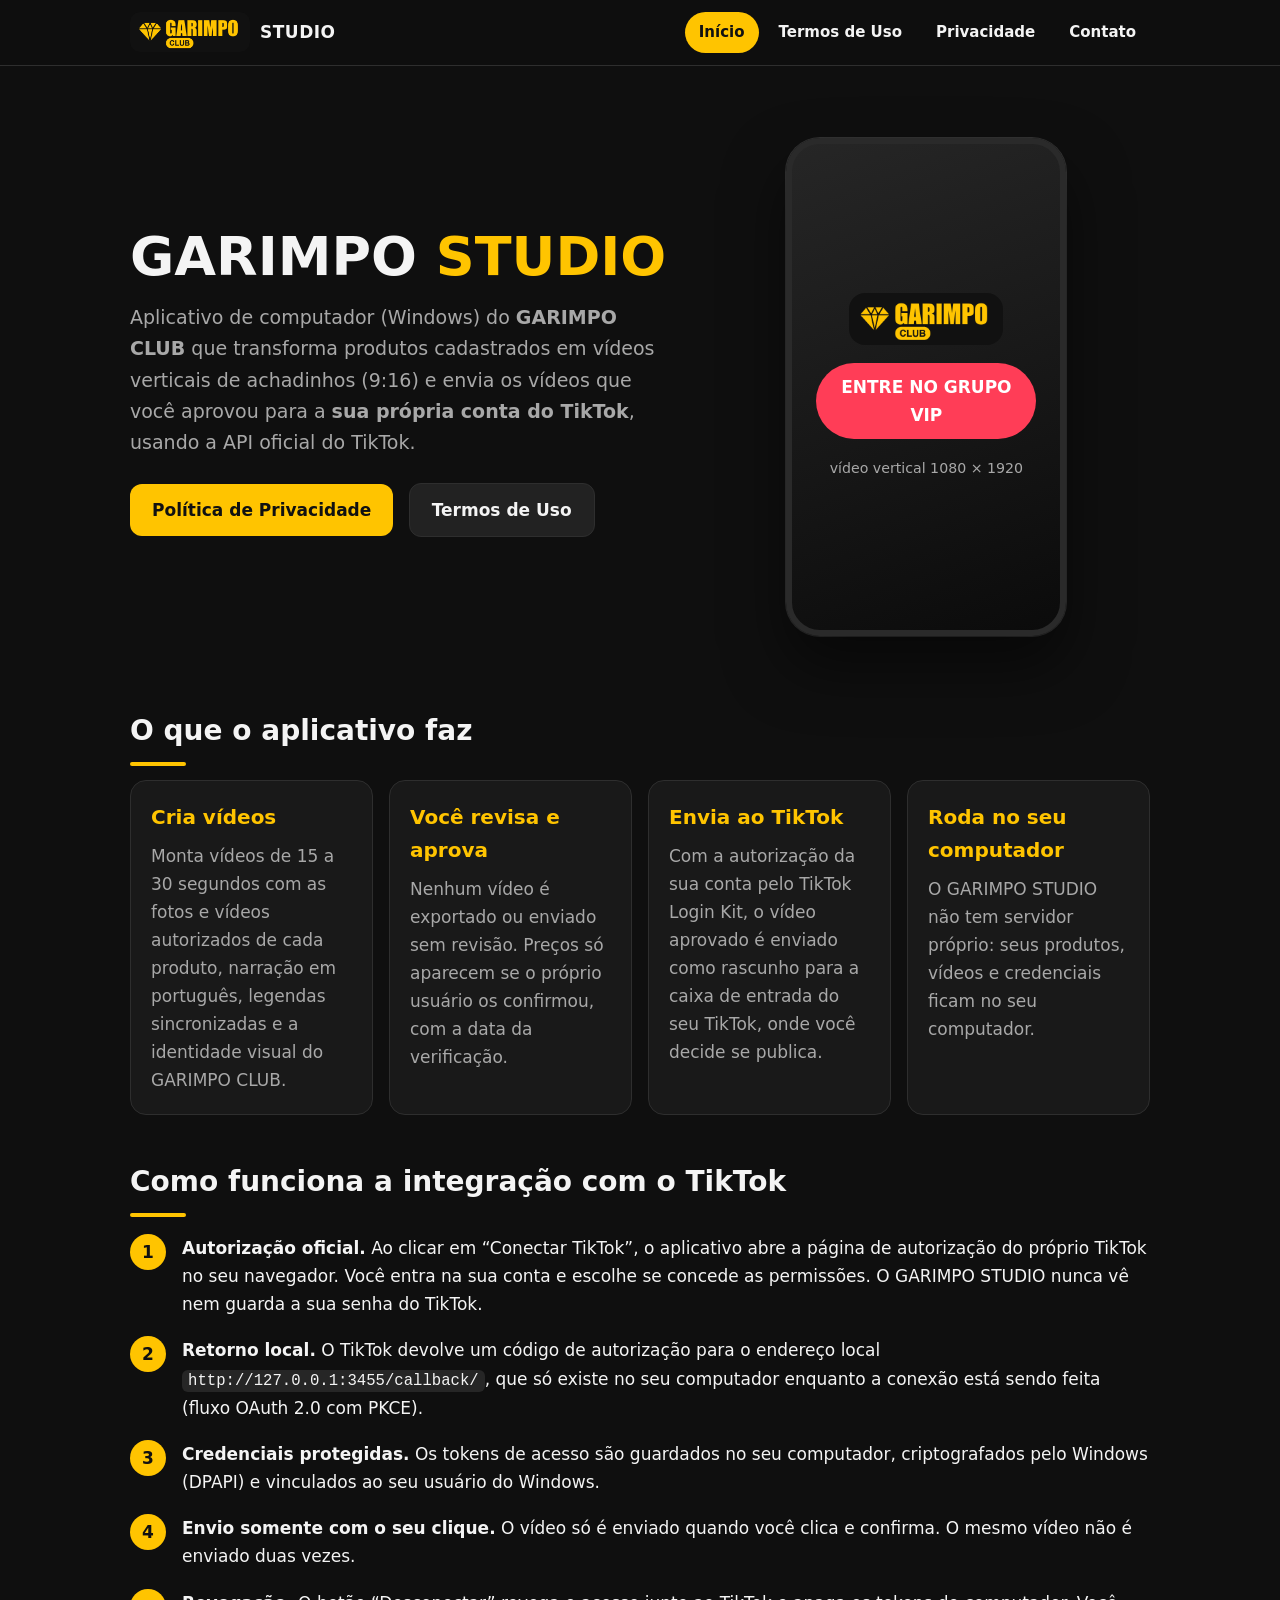
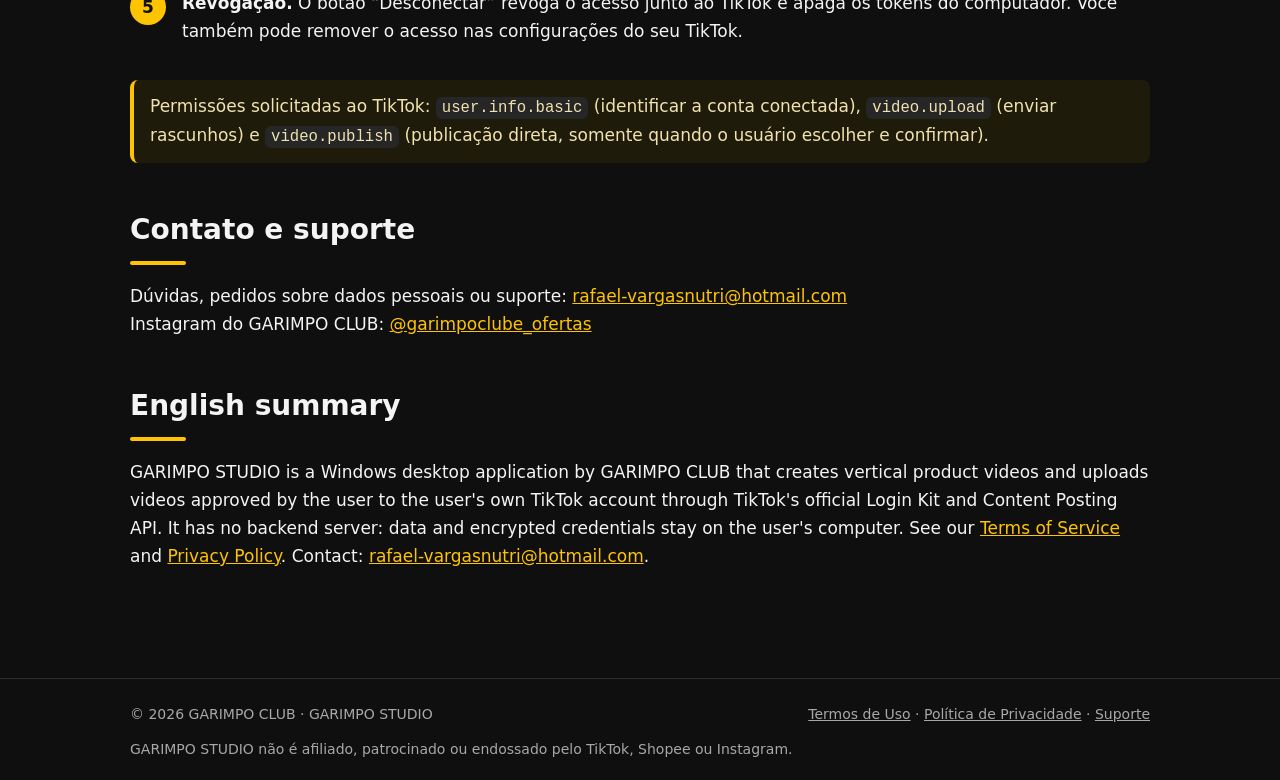
<file: index.html>
<!doctype html>
<html lang="pt-BR">
<head>
  <meta charset="utf-8">
  <meta name="viewport" content="width=device-width, initial-scale=1">
  <title>GARIMPO STUDIO — vídeos de achadinhos do GARIMPO CLUB</title>
  <meta name="description" content="GARIMPO STUDIO é o aplicativo de computador do GARIMPO CLUB que cria vídeos verticais de achadinhos e envia os vídeos aprovados para a conta TikTok do próprio usuário pela API oficial.">
  <link rel="icon" href="assets/icone.png">
  <link rel="stylesheet" href="style.css">
</head>
<body>
<header>
  <nav class="nav">
    <a class="brand" href="index.html"><img src="assets/logo.png" alt="GARIMPO CLUB"><span>STUDIO</span></a>
    <ul>
      <li><a href="index.html" aria-current="page">Início</a></li>
      <li><a href="termos.html">Termos de Uso</a></li>
      <li><a href="privacidade.html">Privacidade</a></li>
      <li><a href="#contato">Contato</a></li>
    </ul>
  </nav>
</header>
<main>
  <div class="hero">
    <div>
      <h1>GARIMPO <em>STUDIO</em></h1>
      <p class="lead">Aplicativo de computador (Windows) do <strong>GARIMPO CLUB</strong> que transforma produtos cadastrados
        em vídeos verticais de achadinhos (9:16) e envia os vídeos que você aprovou para a <strong>sua própria conta do TikTok</strong>,
        usando a API oficial do TikTok.</p>
      <a class="btn" href="privacidade.html">Política de Privacidade</a>
      <a class="btn ghost" href="termos.html">Termos de Uso</a>
    </div>
    <div class="phone" aria-hidden="true">
      <img src="assets/logo.png" alt="">
      <div class="pill">ENTRE NO GRUPO VIP</div>
      <small>vídeo vertical 1080 × 1920</small>
    </div>
  </div>

  <section>
    <h2>O que o aplicativo faz</h2>
    <div class="grid">
      <div class="card"><h3>Cria vídeos</h3><p>Monta vídeos de 15 a 30 segundos com as fotos e vídeos autorizados de cada produto, narração em português, legendas sincronizadas e a identidade visual do GARIMPO CLUB.</p></div>
      <div class="card"><h3>Você revisa e aprova</h3><p>Nenhum vídeo é exportado ou enviado sem revisão. Preços só aparecem se o próprio usuário os confirmou, com a data da verificação.</p></div>
      <div class="card"><h3>Envia ao TikTok</h3><p>Com a autorização da sua conta pelo TikTok Login Kit, o vídeo aprovado é enviado como rascunho para a caixa de entrada do seu TikTok, onde você decide se publica.</p></div>
      <div class="card"><h3>Roda no seu computador</h3><p>O GARIMPO STUDIO não tem servidor próprio: seus produtos, vídeos e credenciais ficam no seu computador.</p></div>
    </div>
  </section>

  <section>
    <h2>Como funciona a integração com o TikTok</h2>
    <ol class="steps">
      <li><strong>Autorização oficial.</strong> Ao clicar em “Conectar TikTok”, o aplicativo abre a página de autorização do próprio TikTok no seu navegador. Você entra na sua conta e escolhe se concede as permissões. O GARIMPO STUDIO nunca vê nem guarda a sua senha do TikTok.</li>
      <li><strong>Retorno local.</strong> O TikTok devolve um código de autorização para o endereço local <code>http://127.0.0.1:3455/callback/</code>, que só existe no seu computador enquanto a conexão está sendo feita (fluxo OAuth 2.0 com PKCE).</li>
      <li><strong>Credenciais protegidas.</strong> Os tokens de acesso são guardados no seu computador, criptografados pelo Windows (DPAPI) e vinculados ao seu usuário do Windows.</li>
      <li><strong>Envio somente com o seu clique.</strong> O vídeo só é enviado quando você clica e confirma. O mesmo vídeo não é enviado duas vezes.</li>
      <li><strong>Revogação.</strong> O botão “Desconectar” revoga o acesso junto ao TikTok e apaga os tokens do computador. Você também pode remover o acesso nas configurações do seu TikTok.</li>
    </ol>
    <p class="note">Permissões solicitadas ao TikTok: <code>user.info.basic</code> (identificar a conta conectada), <code>video.upload</code> (enviar rascunhos) e <code>video.publish</code> (publicação direta, somente quando o usuário escolher e confirmar).</p>
  </section>

  <section id="contato">
    <h2>Contato e suporte</h2>
    <p>Dúvidas, pedidos sobre dados pessoais ou suporte: <a href="mailto:rafael-vargasnutri@hotmail.com">rafael-vargasnutri@hotmail.com</a><br>
      Instagram do GARIMPO CLUB: <a href="https://www.instagram.com/garimpoclube_ofertas/" rel="noopener">@garimpoclube_ofertas</a></p>
  </section>

  <section lang="en">
    <h2>English summary</h2>
    <p>GARIMPO STUDIO is a Windows desktop application by GARIMPO CLUB that creates vertical product videos and uploads
      videos approved by the user to the user's own TikTok account through TikTok's official Login Kit and Content Posting API.
      It has no backend server: data and encrypted credentials stay on the user's computer. See our
      <a href="termos.html#en">Terms of Service</a> and <a href="privacidade.html#en">Privacy Policy</a>.
      Contact: <a href="mailto:rafael-vargasnutri@hotmail.com">rafael-vargasnutri@hotmail.com</a>.</p>
  </section>
</main>
<footer>
  <div class="inner">
    <span>© 2026 GARIMPO CLUB · GARIMPO STUDIO</span>
    <span><a href="termos.html">Termos de Uso</a> · <a href="privacidade.html">Política de Privacidade</a> · <a href="mailto:rafael-vargasnutri@hotmail.com">Suporte</a></span>
    <span>GARIMPO STUDIO não é afiliado, patrocinado ou endossado pelo TikTok, Shopee ou Instagram.</span>
  </div>
</footer>
</body>
</html>
</file>
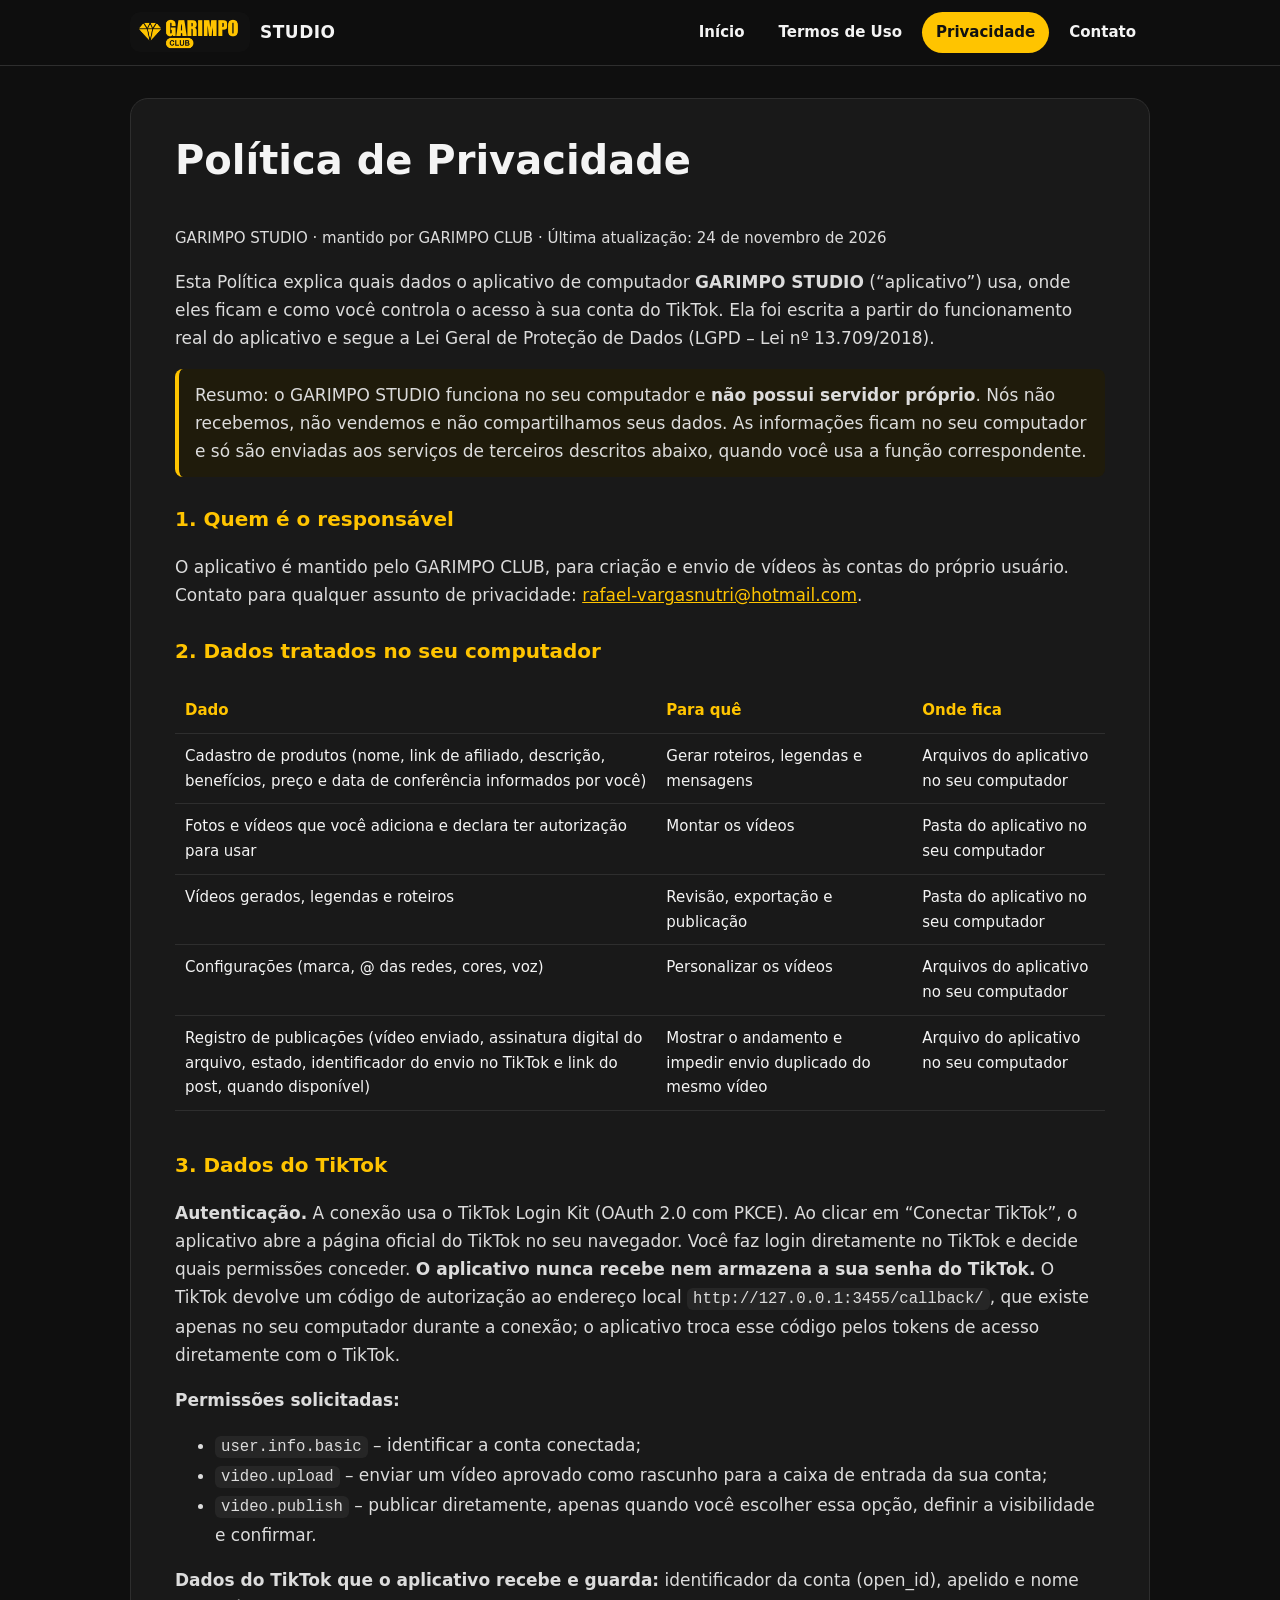
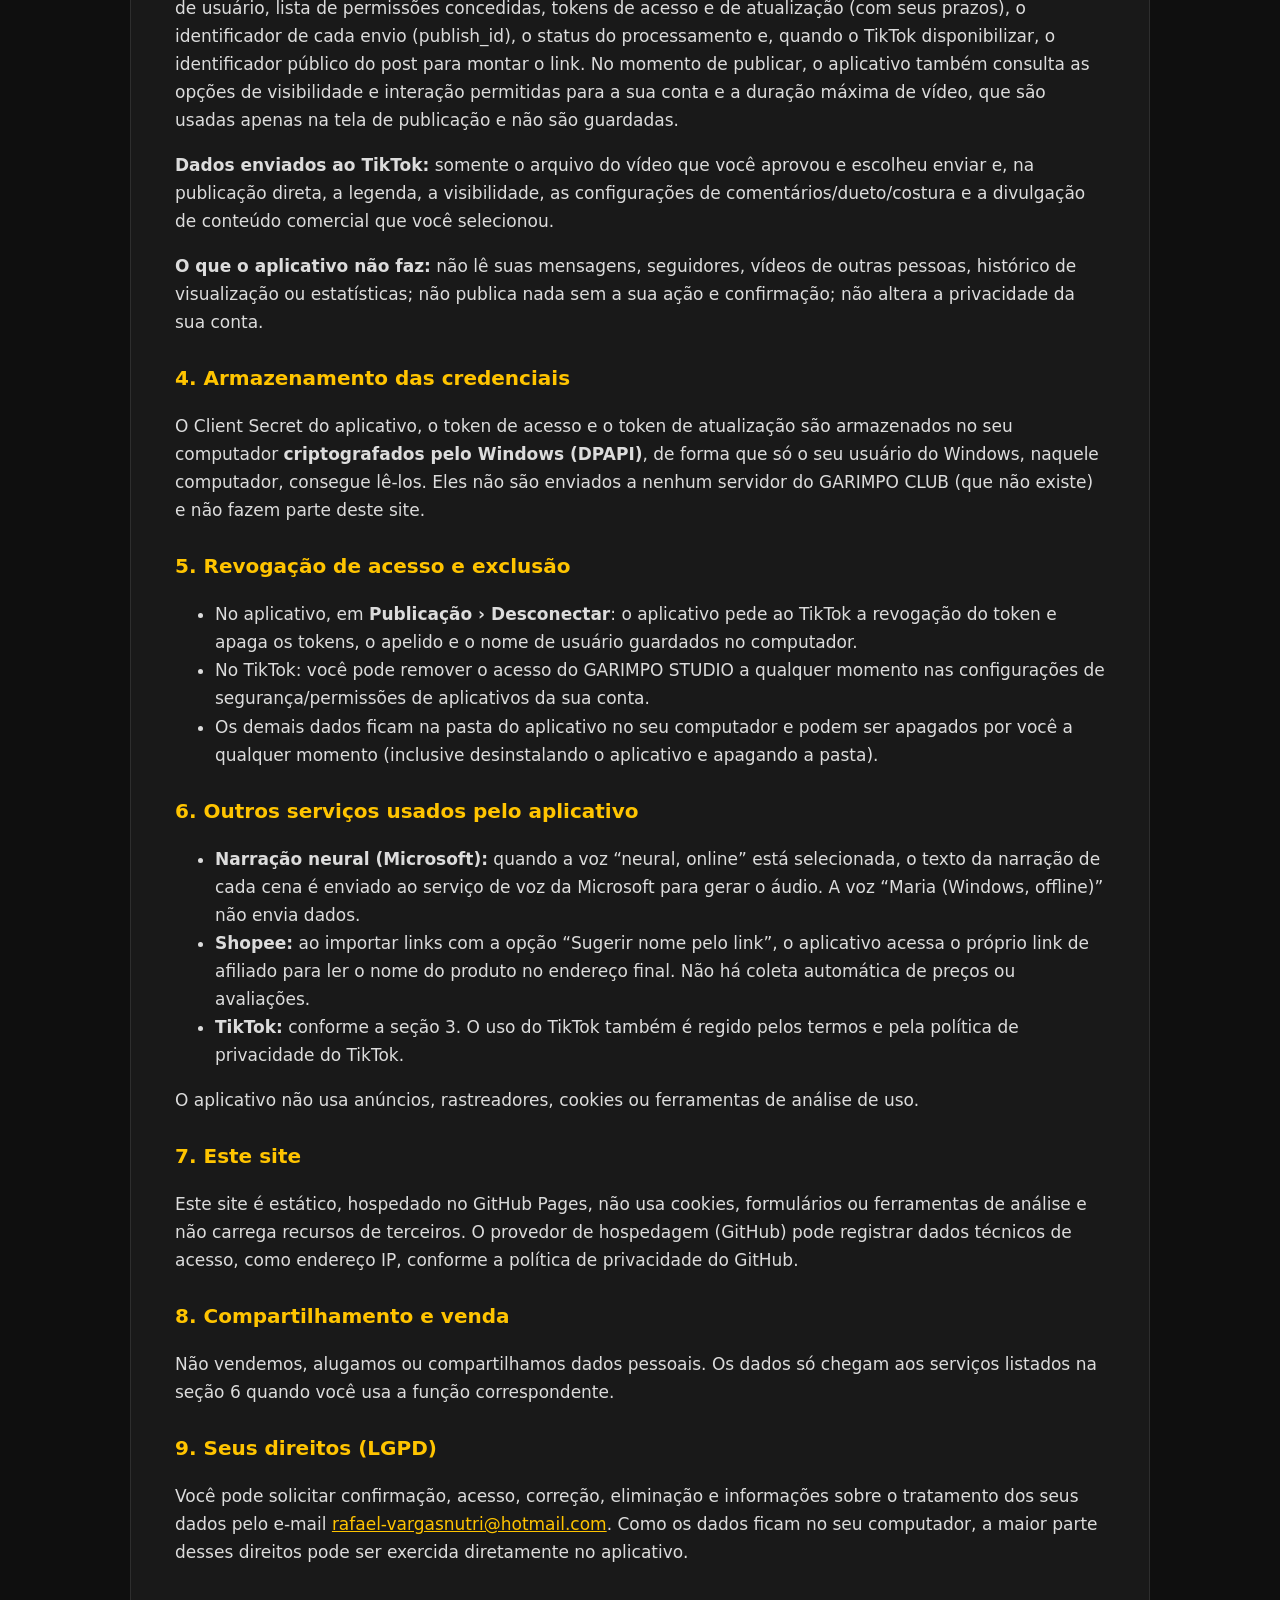
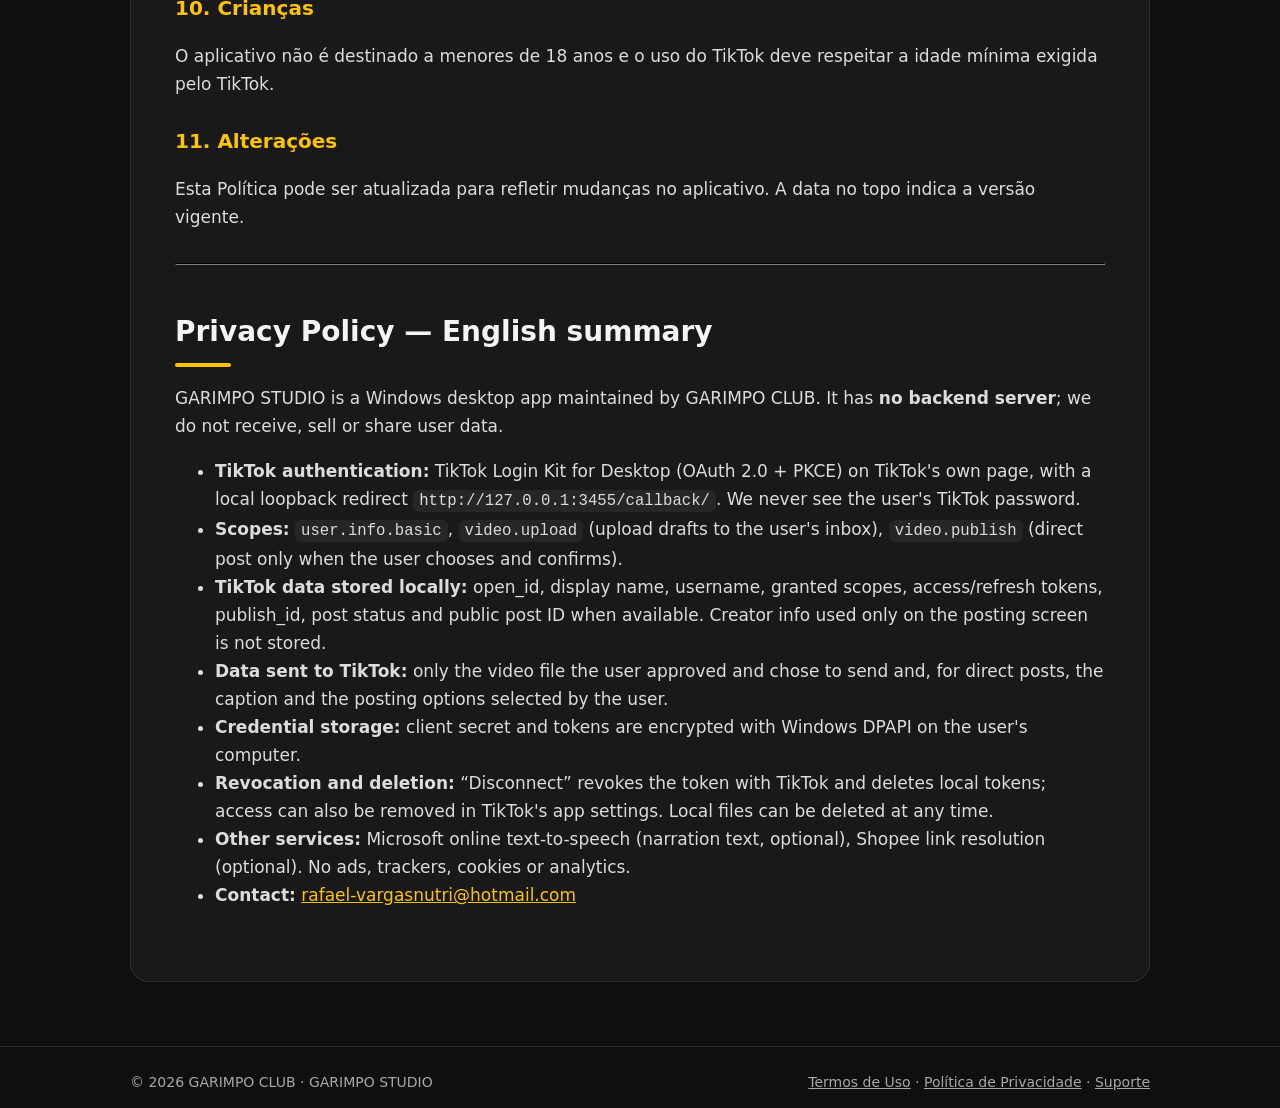
<file: privacidade.html>
<!doctype html>
<html lang="pt-BR">
<head>
  <meta charset="utf-8">
  <meta name="viewport" content="width=device-width, initial-scale=1">
  <title>Política de Privacidade — GARIMPO STUDIO</title>
  <meta name="description" content="Como o GARIMPO STUDIO trata dados, incluindo dados do TikTok, autenticação, armazenamento de credenciais e revogação de acesso.">
  <link rel="icon" href="assets/icone.png">
  <link rel="stylesheet" href="style.css">
</head>
<body>
<header>
  <nav class="nav">
    <a class="brand" href="index.html"><img src="assets/logo.png" alt="GARIMPO CLUB"><span>STUDIO</span></a>
    <ul>
      <li><a href="index.html">Início</a></li>
      <li><a href="termos.html">Termos de Uso</a></li>
      <li><a href="privacidade.html" aria-current="page">Privacidade</a></li>
      <li><a href="index.html#contato">Contato</a></li>
    </ul>
  </nav>
</header>
<main>
<article class="doc">
  <h1>Política de Privacidade</h1>
  <p class="meta">GARIMPO STUDIO · mantido por GARIMPO CLUB · Última atualização: 24 de novembro de 2026</p>

  <p>Esta Política explica quais dados o aplicativo de computador <strong>GARIMPO STUDIO</strong> (“aplicativo”) usa,
    onde eles ficam e como você controla o acesso à sua conta do TikTok. Ela foi escrita a partir do funcionamento real
    do aplicativo e segue a Lei Geral de Proteção de Dados (LGPD – Lei nº 13.709/2018).</p>

  <p class="note">Resumo: o GARIMPO STUDIO funciona no seu computador e <strong>não possui servidor próprio</strong>.
    Nós não recebemos, não vendemos e não compartilhamos seus dados. As informações ficam no seu computador e só
    são enviadas aos serviços de terceiros descritos abaixo, quando você usa a função correspondente.</p>

  <h3>1. Quem é o responsável</h3>
  <p>O aplicativo é mantido pelo GARIMPO CLUB, para criação e envio de vídeos às contas do próprio usuário.
    Contato para qualquer assunto de privacidade: <a href="mailto:rafael-vargasnutri@hotmail.com">rafael-vargasnutri@hotmail.com</a>.</p>

  <h3>2. Dados tratados no seu computador</h3>
  <div class="table-wrap"><table>
    <tr><th>Dado</th><th>Para quê</th><th>Onde fica</th></tr>
    <tr><td>Cadastro de produtos (nome, link de afiliado, descrição, benefícios, preço e data de conferência informados por você)</td><td>Gerar roteiros, legendas e mensagens</td><td>Arquivos do aplicativo no seu computador</td></tr>
    <tr><td>Fotos e vídeos que você adiciona e declara ter autorização para usar</td><td>Montar os vídeos</td><td>Pasta do aplicativo no seu computador</td></tr>
    <tr><td>Vídeos gerados, legendas e roteiros</td><td>Revisão, exportação e publicação</td><td>Pasta do aplicativo no seu computador</td></tr>
    <tr><td>Configurações (marca, @ das redes, cores, voz)</td><td>Personalizar os vídeos</td><td>Arquivos do aplicativo no seu computador</td></tr>
    <tr><td>Registro de publicações (vídeo enviado, assinatura digital do arquivo, estado, identificador do envio no TikTok e link do post, quando disponível)</td><td>Mostrar o andamento e impedir envio duplicado do mesmo vídeo</td><td>Arquivo do aplicativo no seu computador</td></tr>
  </table></div>

  <h3>3. Dados do TikTok</h3>
  <p><strong>Autenticação.</strong> A conexão usa o TikTok Login Kit (OAuth 2.0 com PKCE). Ao clicar em “Conectar TikTok”,
    o aplicativo abre a página oficial do TikTok no seu navegador. Você faz login diretamente no TikTok e decide quais
    permissões conceder. <strong>O aplicativo nunca recebe nem armazena a sua senha do TikTok.</strong> O TikTok devolve
    um código de autorização ao endereço local <code>http://127.0.0.1:3455/callback/</code>, que existe apenas no seu
    computador durante a conexão; o aplicativo troca esse código pelos tokens de acesso diretamente com o TikTok.</p>
  <p><strong>Permissões solicitadas:</strong></p>
  <ul>
    <li><code>user.info.basic</code> – identificar a conta conectada;</li>
    <li><code>video.upload</code> – enviar um vídeo aprovado como rascunho para a caixa de entrada da sua conta;</li>
    <li><code>video.publish</code> – publicar diretamente, apenas quando você escolher essa opção, definir a visibilidade e confirmar.</li>
  </ul>
  <p><strong>Dados do TikTok que o aplicativo recebe e guarda:</strong> identificador da conta (open_id), apelido e nome de
    usuário, lista de permissões concedidas, tokens de acesso e de atualização (com seus prazos), o identificador de cada
    envio (publish_id), o status do processamento e, quando o TikTok disponibilizar, o identificador público do post para
    montar o link. No momento de publicar, o aplicativo também consulta as opções de visibilidade e interação permitidas
    para a sua conta e a duração máxima de vídeo, que são usadas apenas na tela de publicação e não são guardadas.</p>
  <p><strong>Dados enviados ao TikTok:</strong> somente o arquivo do vídeo que você aprovou e escolheu enviar e, na
    publicação direta, a legenda, a visibilidade, as configurações de comentários/dueto/costura e a divulgação de conteúdo
    comercial que você selecionou.</p>
  <p><strong>O que o aplicativo não faz:</strong> não lê suas mensagens, seguidores, vídeos de outras pessoas, histórico
    de visualização ou estatísticas; não publica nada sem a sua ação e confirmação; não altera a privacidade da sua conta.</p>

  <h3>4. Armazenamento das credenciais</h3>
  <p>O Client Secret do aplicativo, o token de acesso e o token de atualização são armazenados no seu computador
    <strong>criptografados pelo Windows (DPAPI)</strong>, de forma que só o seu usuário do Windows, naquele computador,
    consegue lê-los. Eles não são enviados a nenhum servidor do GARIMPO CLUB (que não existe) e não fazem parte deste site.</p>

  <h3>5. Revogação de acesso e exclusão</h3>
  <ul>
    <li>No aplicativo, em <strong>Publicação › Desconectar</strong>: o aplicativo pede ao TikTok a revogação do token e apaga
      os tokens, o apelido e o nome de usuário guardados no computador.</li>
    <li>No TikTok: você pode remover o acesso do GARIMPO STUDIO a qualquer momento nas configurações de segurança/permissões
      de aplicativos da sua conta.</li>
    <li>Os demais dados ficam na pasta do aplicativo no seu computador e podem ser apagados por você a qualquer momento
      (inclusive desinstalando o aplicativo e apagando a pasta).</li>
  </ul>

  <h3>6. Outros serviços usados pelo aplicativo</h3>
  <ul>
    <li><strong>Narração neural (Microsoft):</strong> quando a voz “neural, online” está selecionada, o texto da narração
      de cada cena é enviado ao serviço de voz da Microsoft para gerar o áudio. A voz “Maria (Windows, offline)” não envia dados.</li>
    <li><strong>Shopee:</strong> ao importar links com a opção “Sugerir nome pelo link”, o aplicativo acessa o próprio link
      de afiliado para ler o nome do produto no endereço final. Não há coleta automática de preços ou avaliações.</li>
    <li><strong>TikTok:</strong> conforme a seção 3. O uso do TikTok também é regido pelos termos e pela política de privacidade do TikTok.</li>
  </ul>
  <p>O aplicativo não usa anúncios, rastreadores, cookies ou ferramentas de análise de uso.</p>

  <h3>7. Este site</h3>
  <p>Este site é estático, hospedado no GitHub Pages, não usa cookies, formulários ou ferramentas de análise e não carrega
    recursos de terceiros. O provedor de hospedagem (GitHub) pode registrar dados técnicos de acesso, como endereço IP,
    conforme a política de privacidade do GitHub.</p>

  <h3>8. Compartilhamento e venda</h3>
  <p>Não vendemos, alugamos ou compartilhamos dados pessoais. Os dados só chegam aos serviços listados na seção 6 quando
    você usa a função correspondente.</p>

  <h3>9. Seus direitos (LGPD)</h3>
  <p>Você pode solicitar confirmação, acesso, correção, eliminação e informações sobre o tratamento dos seus dados pelo
    e-mail <a href="mailto:rafael-vargasnutri@hotmail.com">rafael-vargasnutri@hotmail.com</a>. Como os dados ficam no seu
    computador, a maior parte desses direitos pode ser exercida diretamente no aplicativo.</p>

  <h3>10. Crianças</h3>
  <p>O aplicativo não é destinado a menores de 18 anos e o uso do TikTok deve respeitar a idade mínima exigida pelo TikTok.</p>

  <h3>11. Alterações</h3>
  <p>Esta Política pode ser atualizada para refletir mudanças no aplicativo. A data no topo indica a versão vigente.</p>

  <hr style="border-color:#2e2e2e;margin:32px 0">
  <section id="en" lang="en">
    <h2>Privacy Policy — English summary</h2>
    <p>GARIMPO STUDIO is a Windows desktop app maintained by GARIMPO CLUB. It has <strong>no backend server</strong>; we do
      not receive, sell or share user data.</p>
    <ul>
      <li><strong>TikTok authentication:</strong> TikTok Login Kit for Desktop (OAuth 2.0 + PKCE) on TikTok's own page, with a
        local loopback redirect <code>http://127.0.0.1:3455/callback/</code>. We never see the user's TikTok password.</li>
      <li><strong>Scopes:</strong> <code>user.info.basic</code>, <code>video.upload</code> (upload drafts to the user's inbox),
        <code>video.publish</code> (direct post only when the user chooses and confirms).</li>
      <li><strong>TikTok data stored locally:</strong> open_id, display name, username, granted scopes, access/refresh tokens,
        publish_id, post status and public post ID when available. Creator info used only on the posting screen is not stored.</li>
      <li><strong>Data sent to TikTok:</strong> only the video file the user approved and chose to send and, for direct posts,
        the caption and the posting options selected by the user.</li>
      <li><strong>Credential storage:</strong> client secret and tokens are encrypted with Windows DPAPI on the user's computer.</li>
      <li><strong>Revocation and deletion:</strong> “Disconnect” revokes the token with TikTok and deletes local tokens; access can
        also be removed in TikTok's app settings. Local files can be deleted at any time.</li>
      <li><strong>Other services:</strong> Microsoft online text-to-speech (narration text, optional), Shopee link resolution
        (optional). No ads, trackers, cookies or analytics.</li>
      <li><strong>Contact:</strong> <a href="mailto:rafael-vargasnutri@hotmail.com">rafael-vargasnutri@hotmail.com</a></li>
    </ul>
  </section>
</article>
</main>
<footer>
  <div class="inner">
    <span>© 2026 GARIMPO CLUB · GARIMPO STUDIO</span>
    <span><a href="termos.html">Termos de Uso</a> · <a href="privacidade.html">Política de Privacidade</a> · <a href="mailto:rafael-vargasnutri@hotmail.com">Suporte</a></span>
  </div>
</footer>
</body>
</html>
</file>
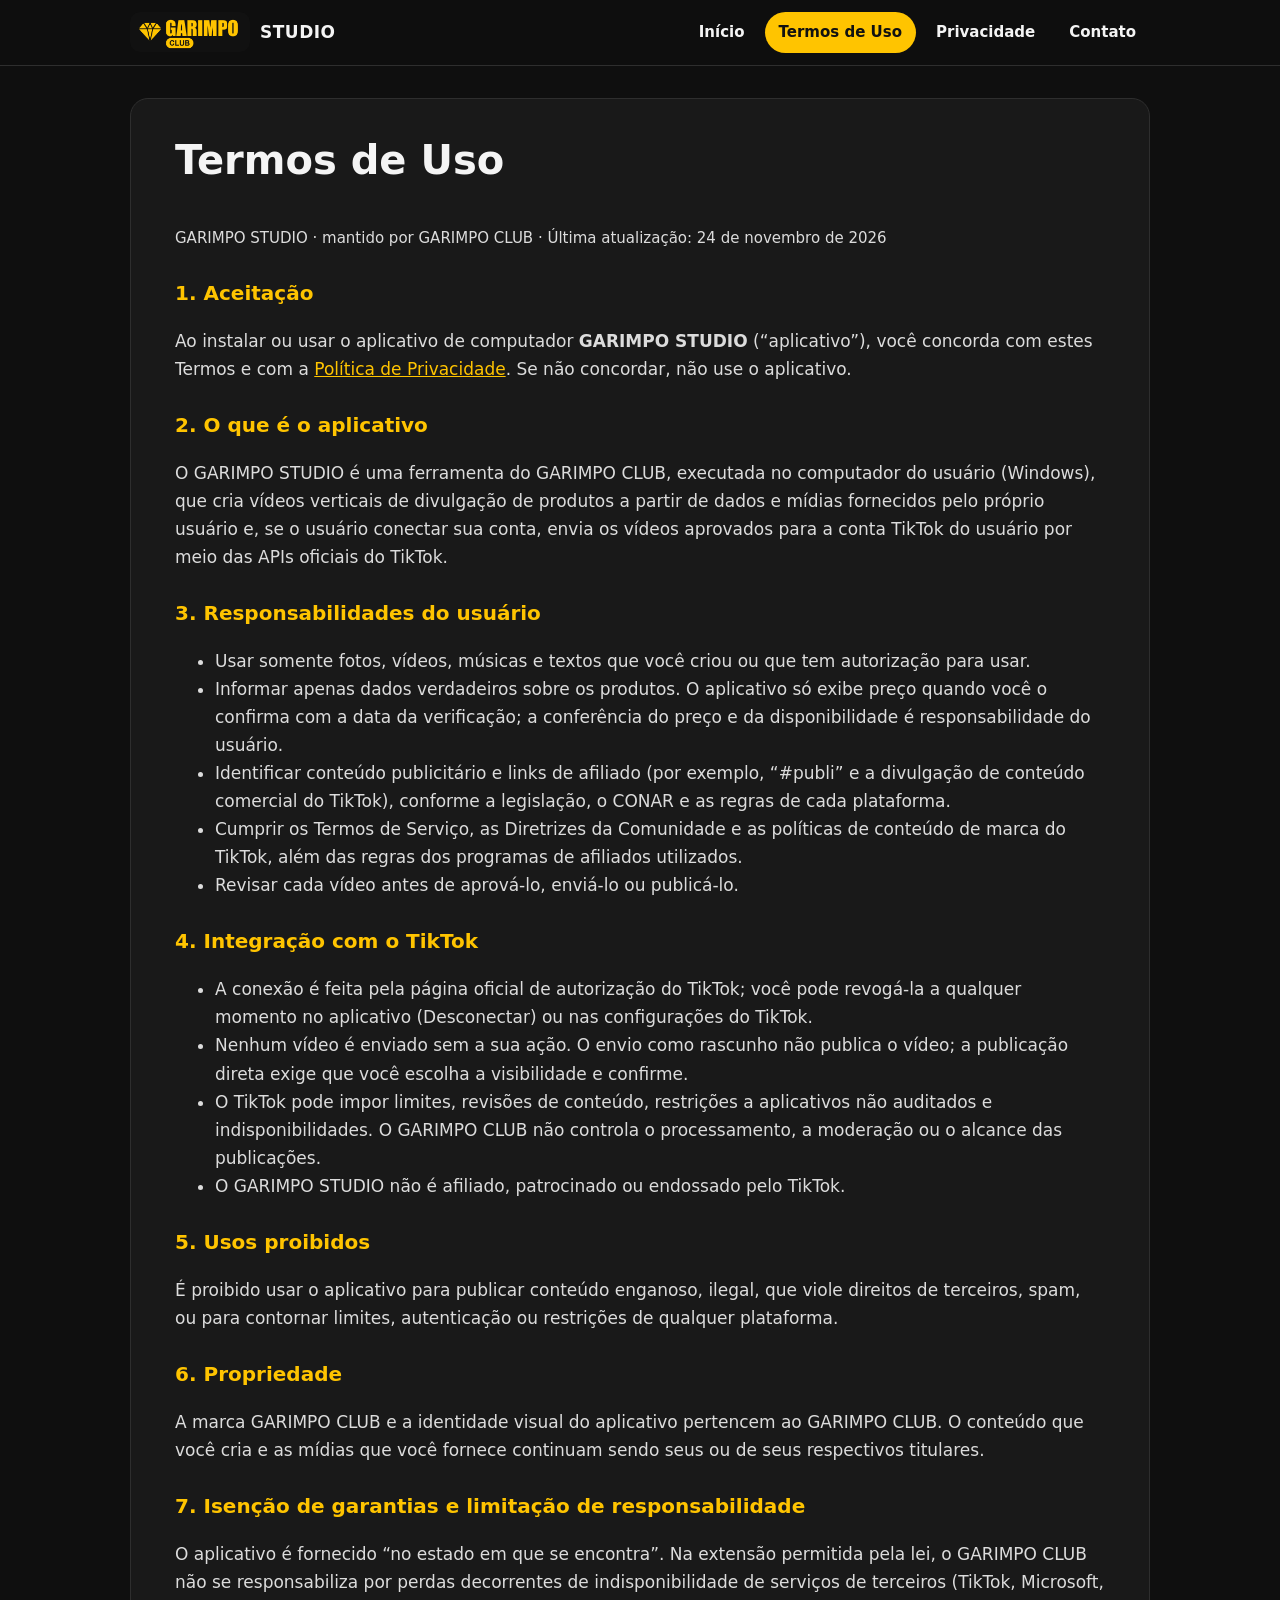
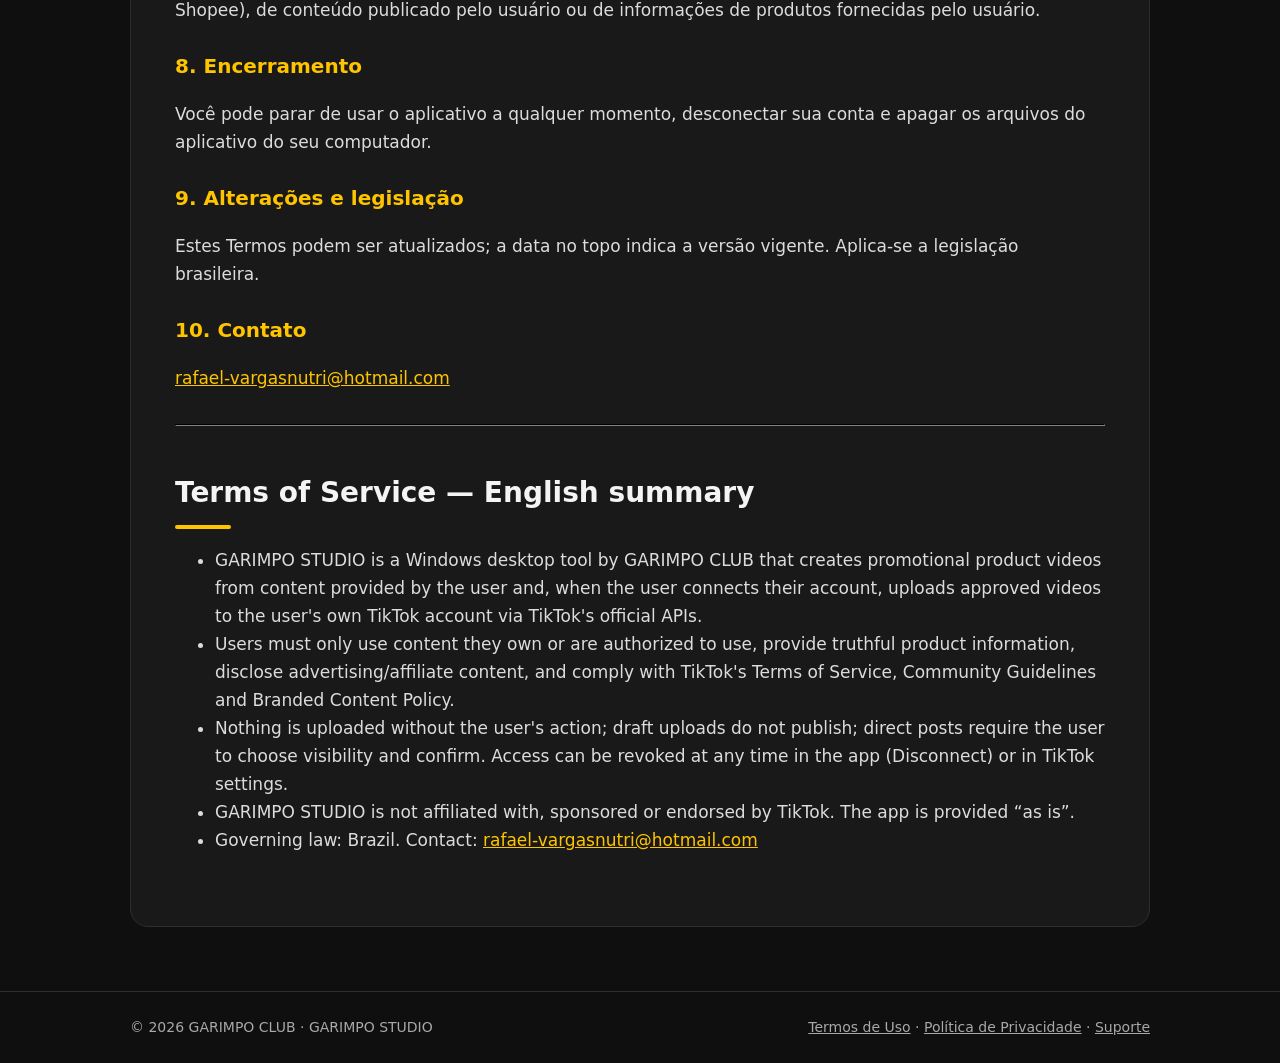
<file: termos.html>
<!doctype html>
<html lang="pt-BR">
<head>
  <meta charset="utf-8">
  <meta name="viewport" content="width=device-width, initial-scale=1">
  <title>Termos de Uso — GARIMPO STUDIO</title>
  <meta name="description" content="Termos de Uso do aplicativo GARIMPO STUDIO, do GARIMPO CLUB.">
  <link rel="icon" href="assets/icone.png">
  <link rel="stylesheet" href="style.css">
</head>
<body>
<header>
  <nav class="nav">
    <a class="brand" href="index.html"><img src="assets/logo.png" alt="GARIMPO CLUB"><span>STUDIO</span></a>
    <ul>
      <li><a href="index.html">Início</a></li>
      <li><a href="termos.html" aria-current="page">Termos de Uso</a></li>
      <li><a href="privacidade.html">Privacidade</a></li>
      <li><a href="index.html#contato">Contato</a></li>
    </ul>
  </nav>
</header>
<main>
<article class="doc">
  <h1>Termos de Uso</h1>
  <p class="meta">GARIMPO STUDIO · mantido por GARIMPO CLUB · Última atualização: 24 de novembro de 2026</p>

  <h3>1. Aceitação</h3>
  <p>Ao instalar ou usar o aplicativo de computador <strong>GARIMPO STUDIO</strong> (“aplicativo”), você concorda com estes
    Termos e com a <a href="privacidade.html">Política de Privacidade</a>. Se não concordar, não use o aplicativo.</p>

  <h3>2. O que é o aplicativo</h3>
  <p>O GARIMPO STUDIO é uma ferramenta do GARIMPO CLUB, executada no computador do usuário (Windows), que cria vídeos
    verticais de divulgação de produtos a partir de dados e mídias fornecidos pelo próprio usuário e, se o usuário conectar
    sua conta, envia os vídeos aprovados para a conta TikTok do usuário por meio das APIs oficiais do TikTok.</p>

  <h3>3. Responsabilidades do usuário</h3>
  <ul>
    <li>Usar somente fotos, vídeos, músicas e textos que você criou ou que tem autorização para usar.</li>
    <li>Informar apenas dados verdadeiros sobre os produtos. O aplicativo só exibe preço quando você o confirma com a data
      da verificação; a conferência do preço e da disponibilidade é responsabilidade do usuário.</li>
    <li>Identificar conteúdo publicitário e links de afiliado (por exemplo, “#publi” e a divulgação de conteúdo comercial do
      TikTok), conforme a legislação, o CONAR e as regras de cada plataforma.</li>
    <li>Cumprir os Termos de Serviço, as Diretrizes da Comunidade e as políticas de conteúdo de marca do TikTok, além das
      regras dos programas de afiliados utilizados.</li>
    <li>Revisar cada vídeo antes de aprová-lo, enviá-lo ou publicá-lo.</li>
  </ul>

  <h3>4. Integração com o TikTok</h3>
  <ul>
    <li>A conexão é feita pela página oficial de autorização do TikTok; você pode revogá-la a qualquer momento no aplicativo
      (Desconectar) ou nas configurações do TikTok.</li>
    <li>Nenhum vídeo é enviado sem a sua ação. O envio como rascunho não publica o vídeo; a publicação direta exige que você
      escolha a visibilidade e confirme.</li>
    <li>O TikTok pode impor limites, revisões de conteúdo, restrições a aplicativos não auditados e indisponibilidades.
      O GARIMPO CLUB não controla o processamento, a moderação ou o alcance das publicações.</li>
    <li>O GARIMPO STUDIO não é afiliado, patrocinado ou endossado pelo TikTok.</li>
  </ul>

  <h3>5. Usos proibidos</h3>
  <p>É proibido usar o aplicativo para publicar conteúdo enganoso, ilegal, que viole direitos de terceiros, spam, ou para
    contornar limites, autenticação ou restrições de qualquer plataforma.</p>

  <h3>6. Propriedade</h3>
  <p>A marca GARIMPO CLUB e a identidade visual do aplicativo pertencem ao GARIMPO CLUB. O conteúdo que você cria e as
    mídias que você fornece continuam sendo seus ou de seus respectivos titulares.</p>

  <h3>7. Isenção de garantias e limitação de responsabilidade</h3>
  <p>O aplicativo é fornecido “no estado em que se encontra”. Na extensão permitida pela lei, o GARIMPO CLUB não se
    responsabiliza por perdas decorrentes de indisponibilidade de serviços de terceiros (TikTok, Microsoft, Shopee), de
    conteúdo publicado pelo usuário ou de informações de produtos fornecidas pelo usuário.</p>

  <h3>8. Encerramento</h3>
  <p>Você pode parar de usar o aplicativo a qualquer momento, desconectar sua conta e apagar os arquivos do aplicativo
    do seu computador.</p>

  <h3>9. Alterações e legislação</h3>
  <p>Estes Termos podem ser atualizados; a data no topo indica a versão vigente. Aplica-se a legislação brasileira.</p>

  <h3>10. Contato</h3>
  <p><a href="mailto:rafael-vargasnutri@hotmail.com">rafael-vargasnutri@hotmail.com</a></p>

  <hr style="border-color:#2e2e2e;margin:32px 0">
  <section id="en" lang="en">
    <h2>Terms of Service — English summary</h2>
    <ul>
      <li>GARIMPO STUDIO is a Windows desktop tool by GARIMPO CLUB that creates promotional product videos from content
        provided by the user and, when the user connects their account, uploads approved videos to the user's own TikTok
        account via TikTok's official APIs.</li>
      <li>Users must only use content they own or are authorized to use, provide truthful product information, disclose
        advertising/affiliate content, and comply with TikTok's Terms of Service, Community Guidelines and Branded Content Policy.</li>
      <li>Nothing is uploaded without the user's action; draft uploads do not publish; direct posts require the user to choose
        visibility and confirm. Access can be revoked at any time in the app (Disconnect) or in TikTok settings.</li>
      <li>GARIMPO STUDIO is not affiliated with, sponsored or endorsed by TikTok. The app is provided “as is”.</li>
      <li>Governing law: Brazil. Contact: <a href="mailto:rafael-vargasnutri@hotmail.com">rafael-vargasnutri@hotmail.com</a></li>
    </ul>
  </section>
</article>
</main>
<footer>
  <div class="inner">
    <span>© 2026 GARIMPO CLUB · GARIMPO STUDIO</span>
    <span><a href="termos.html">Termos de Uso</a> · <a href="privacidade.html">Política de Privacidade</a> · <a href="mailto:rafael-vargasnutri@hotmail.com">Suporte</a></span>
  </div>
</footer>
</body>
</html>
</file>
<file: style.css>
:root {
  --bg: #0f0f0f;
  --panel: #191919;
  --card: #222222;
  --gold: #ffc400;
  --gold-dark: #e0ac00;
  --text: #f4f4f4;
  --muted: #a8a8a8;
  --line: #2e2e2e;
}
* { box-sizing: border-box; }
html { scroll-behavior: smooth; }
body {
  margin: 0;
  background: var(--bg);
  color: var(--text);
  font-family: "Segoe UI", system-ui, -apple-system, Roboto, Arial, sans-serif;
  line-height: 1.65;
  font-size: 17px;
}
a { color: var(--gold); }
a:hover { color: #ffe07a; }
header {
  position: sticky; top: 0; z-index: 10;
  background: rgba(15, 15, 15, 0.92);
  backdrop-filter: blur(8px);
  border-bottom: 1px solid var(--line);
}
.nav {
  max-width: 1060px; margin: 0 auto; padding: 12px 20px;
  display: flex; align-items: center; justify-content: space-between; gap: 16px; flex-wrap: wrap;
}
.brand { display: flex; align-items: center; gap: 10px; text-decoration: none; color: var(--text); font-weight: 800; }
.brand img { height: 40px; width: auto; border-radius: 10px; }
.brand span { letter-spacing: 0.5px; }
.nav ul { list-style: none; display: flex; gap: 6px; margin: 0; padding: 0; flex-wrap: wrap; }
.nav ul a {
  display: block; padding: 8px 14px; border-radius: 999px; text-decoration: none; color: var(--text);
  font-weight: 600; font-size: 15px;
}
.nav ul a:hover, .nav ul a[aria-current="page"] { background: var(--gold); color: #111; }
main { max-width: 1060px; margin: 0 auto; padding: 32px 20px 64px; }
.hero {
  display: grid; grid-template-columns: 1.2fr 1fr; gap: 36px; align-items: center;
  padding: 40px 0 28px;
}
.hero h1 { font-size: clamp(34px, 5vw, 54px); line-height: 1.1; margin: 0 0 16px; }
.hero h1 em { color: var(--gold); font-style: normal; }
.hero p.lead { color: var(--muted); font-size: 19px; margin: 0 0 24px; }
.btn {
  display: inline-block; background: var(--gold); color: #111; padding: 12px 22px; border-radius: 12px;
  font-weight: 800; text-decoration: none; margin: 0 10px 10px 0;
}
.btn:hover { background: var(--gold-dark); color: #111; }
.btn.ghost { background: var(--card); color: var(--text); border: 1px solid var(--line); }
.phone {
  justify-self: center; width: min(280px, 80vw); aspect-ratio: 9 / 16; border-radius: 34px;
  background: linear-gradient(160deg, #262626, #0b0b0b); border: 6px solid #2a2a2a;
  box-shadow: 0 30px 60px rgba(0, 0, 0, 0.5), 0 0 0 1px #333;
  display: flex; flex-direction: column; align-items: center; justify-content: center; gap: 18px; padding: 24px;
  text-align: center;
}
.phone img { width: 70%; border-radius: 16px; }
.phone .pill { background: #ff3d57; color: #fff; font-weight: 900; padding: 10px 16px; border-radius: 999px; }
.phone small { color: var(--muted); }
section { margin: 44px 0; }
h2 { font-size: 28px; margin: 0 0 14px; }
h2::after { content: ""; display: block; width: 56px; height: 4px; background: var(--gold); border-radius: 4px; margin-top: 8px; }
h3 { font-size: 20px; margin: 26px 0 8px; color: var(--gold); }
.grid { display: grid; grid-template-columns: repeat(auto-fit, minmax(230px, 1fr)); gap: 16px; }
.card { background: var(--panel); border: 1px solid var(--line); border-radius: 16px; padding: 20px; }
.card h3 { margin-top: 0; }
.card p { color: var(--muted); margin: 0; }
.steps { counter-reset: s; list-style: none; padding: 0; }
.steps li { counter-increment: s; position: relative; padding: 0 0 18px 52px; }
.steps li::before {
  content: counter(s); position: absolute; left: 0; top: 0; width: 36px; height: 36px; border-radius: 50%;
  background: var(--gold); color: #111; font-weight: 900; display: grid; place-items: center;
}
.doc { background: var(--panel); border: 1px solid var(--line); border-radius: 18px; padding: 28px clamp(18px, 4vw, 44px); }
.doc h1 { font-size: clamp(28px, 4vw, 40px); margin-top: 0; }
.doc p, .doc li { color: #dcdcdc; }
.meta { color: var(--muted); font-size: 15px; }
.note { border-left: 4px solid var(--gold); background: #1f1b0b; padding: 12px 16px; border-radius: 8px; color: #f1e3b0; }
table { width: 100%; border-collapse: collapse; margin: 12px 0; font-size: 15px; }
th, td { text-align: left; padding: 10px; border-bottom: 1px solid var(--line); vertical-align: top; }
th { color: var(--gold); }
.table-wrap { overflow-x: auto; }
code { background: #262626; padding: 2px 6px; border-radius: 6px; font-size: 0.92em; }
footer { border-top: 1px solid var(--line); color: var(--muted); font-size: 14px; }
footer .inner { max-width: 1060px; margin: 0 auto; padding: 24px 20px; display: flex; flex-wrap: wrap; gap: 12px 24px; justify-content: space-between; }
footer a { color: var(--muted); }
@media (max-width: 760px) {
  body { font-size: 16px; }
  .hero { grid-template-columns: 1fr; padding-top: 16px; }
  .phone { width: min(230px, 70vw); }
  .nav { justify-content: center; }
}
</file>
